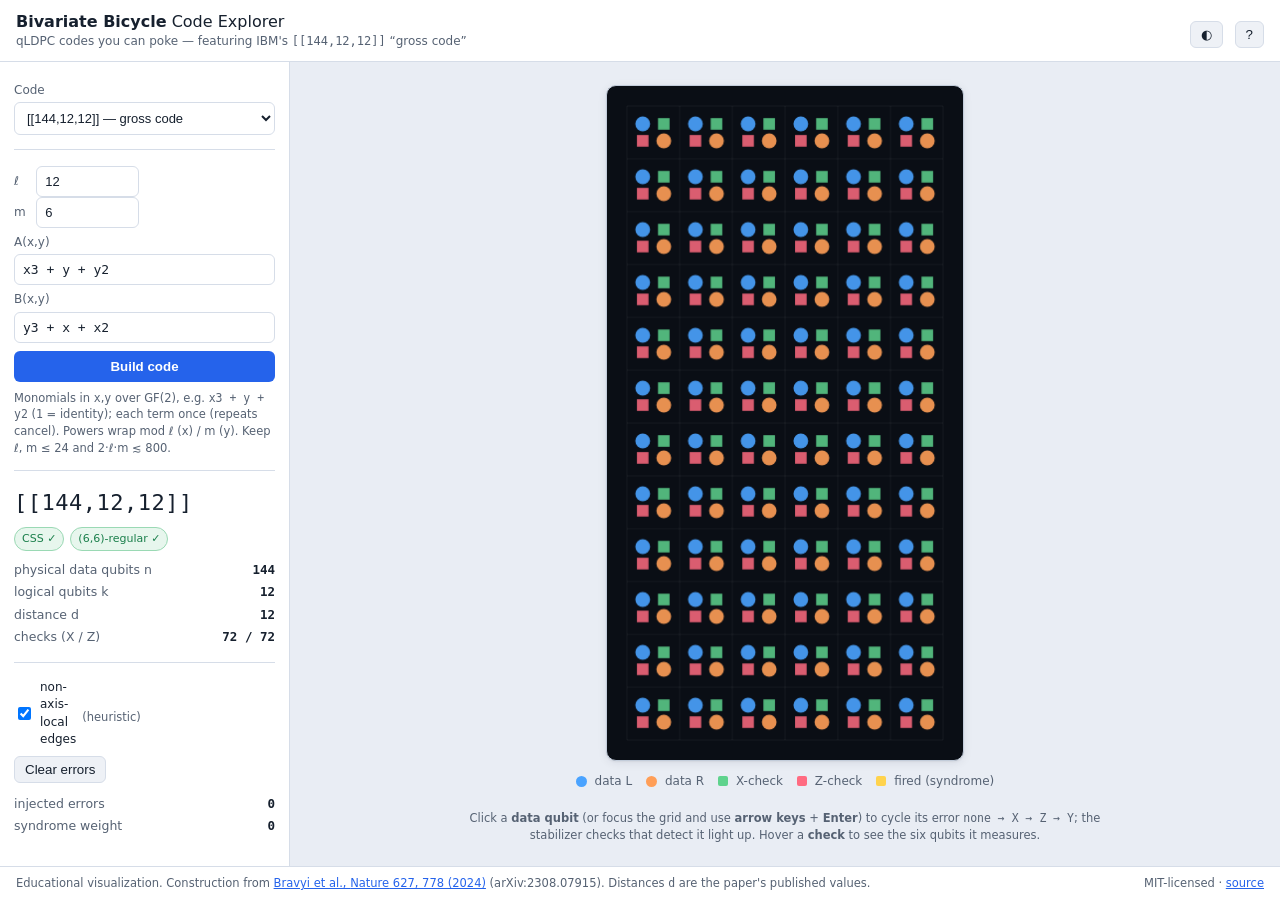
<file: index.html>
<!doctype html>
<html lang="en">
<head>
  <meta charset="utf-8" />
  <meta name="viewport" content="width=device-width, initial-scale=1" />
  <title>Bivariate Bicycle Code Explorer</title>
  <meta name="description" content="Interactive explorer for bivariate bicycle (qLDPC) quantum codes — including IBM's [[144,12,12]] gross code. Build a code from two polynomials, see its qubit layout, inject errors, watch the syndrome." />
  <link rel="icon" href="data:image/svg+xml,<svg xmlns='http://www.w3.org/2000/svg' viewBox='0 0 100 100'><text y='.9em' font-size='90'>⚛️</text></svg>" />
  <script>try{var t=localStorage.getItem('sciproj-theme');if(t==='light'||t==='dark')document.documentElement.dataset.theme=t;}catch(e){}</script>
  <link rel="stylesheet" href="css/style.css" />
</head>
<body>
  <header>
    <div class="titles">
      <span class="title"><b>Bivariate Bicycle</b> Code Explorer</span>
      <span class="subtitle">qLDPC codes you can poke — featuring IBM's <span class="mono">[[144,12,12]]</span> “gross code”</span>
    </div>
    <span class="spacer"></span>
    <button class="btn sm" id="btn-theme" title="Theme" aria-label="Theme: auto. Click to change.">◐</button>
    <button class="btn sm" id="btn-help" aria-label="What is this? Open help">?</button>
  </header>

  <div id="app">
    <aside id="panel">
      <section class="ctl">
        <label for="preset">Code</label>
        <select id="preset"></select>
      </section>

      <section class="ctl poly">
        <div class="row2"><label for="in-l">ℓ</label><input id="in-l" type="number" min="1" max="24" /></div>
        <div class="row2"><label for="in-m">m</label><input id="in-m" type="number" min="1" max="24" /></div>
        <label for="in-a">A(x,y)</label>
        <input id="in-a" type="text" spellcheck="false" placeholder="x3 + y + y2" />
        <label for="in-b">B(x,y)</label>
        <input id="in-b" type="text" spellcheck="false" placeholder="y3 + x + x2" />
        <button class="btn" id="btn-build">Build code</button>
        <p class="hint">Monomials in <span class="mono">x</span>,<span class="mono">y</span> over GF(2), e.g. <span class="mono">x3 + y + y2</span> (<span class="mono">1</span> = identity); each term once (repeats cancel). Powers wrap mod ℓ (x) / m (y). Keep ℓ, m ≤ 24 and 2·ℓ·m ≲ 800.</p>
      </section>

      <section class="readout">
        <div class="bignum" id="nkd">[[—,—,—]]</div>
        <div class="badges">
          <span class="badge" id="badge-css">CSS …</span>
          <span class="badge" id="badge-reg">(6,6)-regular …</span>
        </div>
        <div class="kv"><span>physical data qubits n</span><b id="rd-n">—</b></div>
        <div class="kv"><span>logical qubits k</span><b id="rd-k">—</b></div>
        <div class="kv"><span>distance d</span><b id="rd-d">—</b></div>
        <div class="kv"><span>checks (X / Z)</span><b id="rd-checks">—</b></div>
      </section>

      <section class="ctl">
        <div class="row2"><label class="cbx"><input type="checkbox" id="tg-long" checked /> non-axis-local edges <span class="hint">(heuristic)</span></label></div>
        <button class="btn sm" id="btn-clear">Clear errors</button>
        <div class="synbox">
          <div class="kv"><span>injected errors</span><b id="rd-err">0</b></div>
          <div class="kv"><span>syndrome weight</span><b id="rd-syn">0</b></div>
          <div id="syn-note" class="hint"></div>
        </div>
      </section>
    </aside>

    <main id="stage">
      <canvas id="cv" tabindex="0" role="application"
        aria-label="Quantum code qubit grid. Focus and use arrow keys to move between data qubits, Enter or Space to cycle its error (none, X, Z, Y), Delete to clear all errors."
        aria-describedby="howto"></canvas>
      <div id="live" class="sr-only" aria-live="polite"></div>
      <div id="legend">
        <span><i class="dot l"></i> data L</span>
        <span><i class="dot r"></i> data R</span>
        <span><i class="chk x"></i> X-check</span>
        <span><i class="chk z"></i> Z-check</span>
        <span class="fired"><i class="chk fired"></i> fired (syndrome)</span>
      </div>
      <div id="howto" class="hint">Click a <b>data qubit</b> (or focus the grid and use <b>arrow keys</b> + <b>Enter</b>) to cycle its error <span class="mono">none → X → Z → Y</span>; the stabilizer checks that detect it light up. Hover a <b>check</b> to see the six qubits it measures.</div>
    </main>
  </div>

  <footer>
    <span>Educational visualization. Construction from
      <a href="https://arxiv.org/abs/2308.07915" target="_blank" rel="noopener">Bravyi et al., <i>Nature</i> 627, 778 (2024)</a>
      (arXiv:2308.07915). Distances <span class="mono">d</span> are the paper's published values.</span>
    <span class="spacer"></span>
    <span>MIT-licensed · <a id="repo-link" href="https://github.com/asystemoffields/bb-code-explorer" target="_blank" rel="noopener">source</a></span>
  </footer>

  <div id="help-modal" class="modal hidden" role="dialog" aria-modal="true" aria-labelledby="help-title">
    <div class="modal-card">
      <button class="x" id="help-close" aria-label="Close help">×</button>
      <h2 id="help-title">Bivariate bicycle codes, by hand</h2>
      <p><b>Quantum LDPC codes</b> are the leading route to low-overhead fault-tolerant
        quantum computers. <b>Bivariate bicycle (BB)</b> codes — like IBM's
        <span class="mono">[[144,12,12]]</span> “gross code,” the centerpiece of its 2029
        roadmap — pack many logical qubits into few physical ones, but they're hard to
        picture because their checks reach across the chip.</p>
      <p>A BB code is built from two polynomials <span class="mono">A</span>,
        <span class="mono">B</span> in <span class="mono">x</span> and <span class="mono">y</span>
        (cyclic shifts on an ℓ×m torus). The parity checks are
        <span class="mono">H<sub>X</sub>=[A|B]</span> and
        <span class="mono">H<sub>Z</sub>=[Bᵀ|Aᵀ]</span>; there are
        <span class="mono">n=2ℓm</span> data qubits and
        <span class="mono">k=n−rank H<sub>X</sub>−rank H<sub>Z</sub></span> logical qubits.
        (The gross code uses 144 data qubits + 144 check ancillas = 288 physical qubits — not
        to be confused with the separate <span class="mono">[[288,12,18]]</span> code.)</p>
      <ul>
        <li>Each qubit is touched by exactly <b>6 checks</b> (3 X, 3 Z); each check measures <b>6 qubits</b>.</li>
        <li>An <b>X error</b> is caught by neighboring <b>Z-checks</b>; a <b>Z error</b> by <b>X-checks</b> (that's the syndrome).</li>
        <li>In the paper's optimized bi-planar layout each check has four short-range + two long-range
          edges. This explorer instead lays qubits on the raw ℓ×m torus, so the edge toggle uses a
          simpler “a single step along one axis = local” rule — it won't reproduce the paper's exact
          4+2 split (it's a visualization aid, not the paper's embedding).</li>
      </ul>
      <p class="hint" id="help-params">Everything is computed live in your browser over GF(2). Nothing is sent anywhere.</p>
    </div>
  </div>

  <script type="module" src="js/app.js"></script>
</body>
</html>
</file>
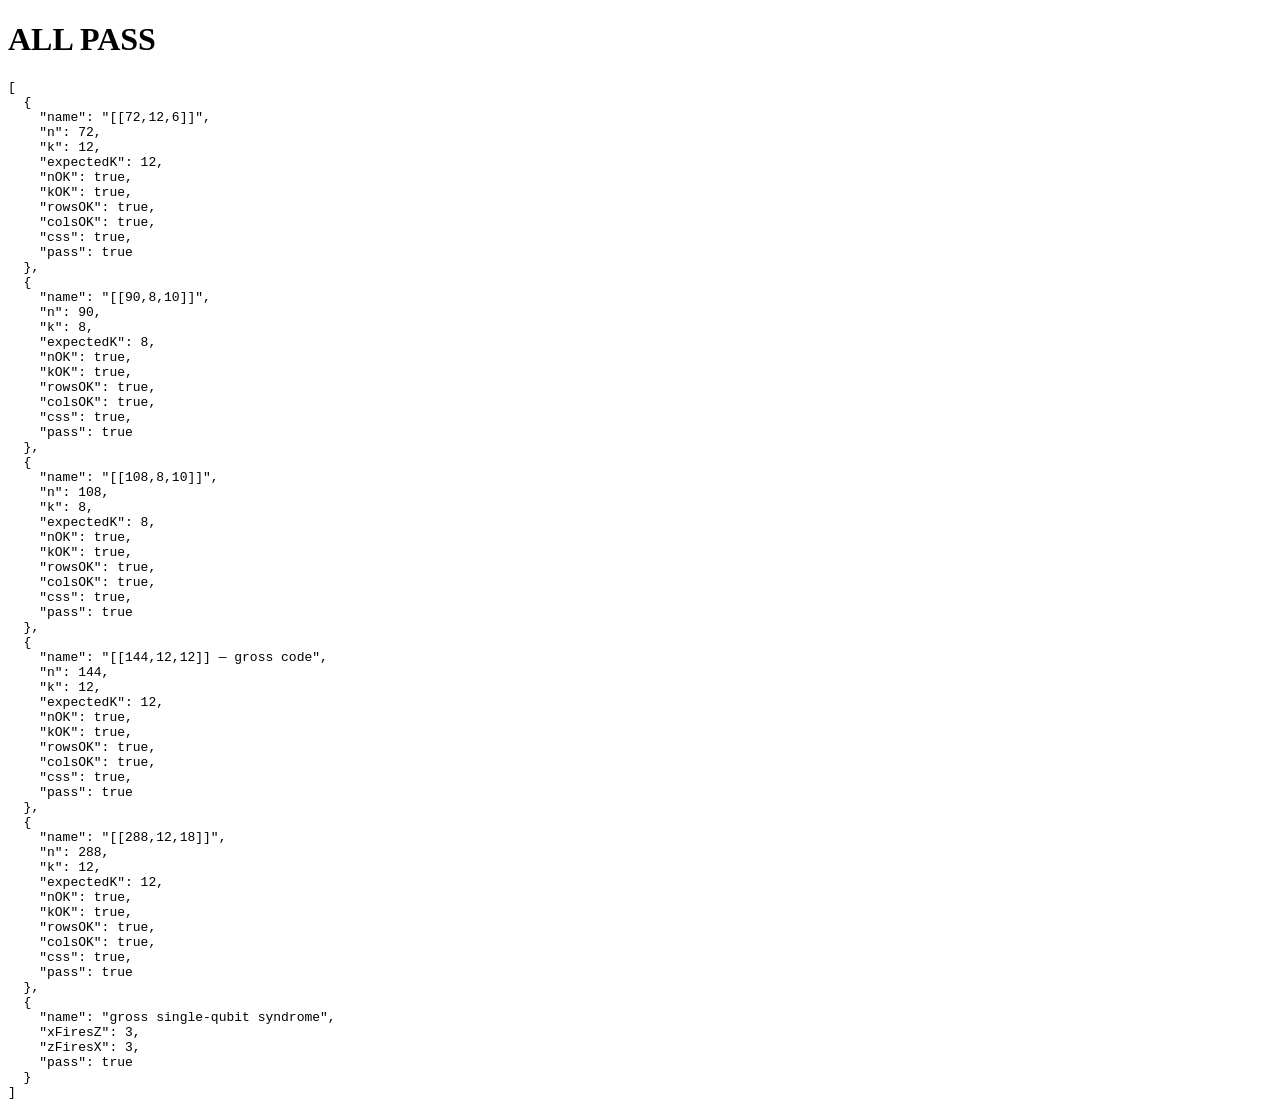
<file: test.html>
<!doctype html>
<html lang="en">
<head><meta charset="utf-8"><title>running…</title></head>
<body>
<h1 id="status">running…</h1>
<pre id="out"></pre>
<script type="module">
  import { runTests } from './js/bbcode.js';
  try {
    const res = runTests();
    window.__RESULT = res;
    document.title = res.allPass ? 'PASS' : 'FAIL';
    document.getElementById('status').textContent = res.allPass ? 'ALL PASS' : 'FAIL';
    document.getElementById('out').textContent = JSON.stringify(res.results, null, 2);
  } catch (e) {
    window.__RESULT = { error: String(e), stack: e && e.stack };
    document.title = 'ERROR';
    document.getElementById('status').textContent = 'ERROR';
    document.getElementById('out').textContent = String(e) + '\n' + (e && e.stack);
  }
</script>
</body>
</html>
</file>
<file: css/style.css>
/* ---- Theme tokens. Dark default; light via [data-theme="light"]; auto via prefers-color-scheme
   (manual choice wins). The qubit canvas stays a dark "stage" in both themes. ---- */
:root {
  --bg: #090c12; --panel: #141b27; --card: #1c2536; --field: #0d1422; --hover: #233048; --btn2: #232c3c;
  --ink: #e7ecf4; --dim: #9aa6b8; --line: #2b3650; --line2: #3a4862;
  --shadow: 0 1px 2px rgba(0,0,0,.45), 0 6px 18px rgba(0,0,0,.30);
  --on-accent: #0a0e16; --accent: #7aa2f7;
  --canvas: #0a0e15; /* dark visualization stage (both themes) */
  --l: #4aa3ff; --r: #ff9e57; --x: #5fd38d; --z: #ff6b81; --fired: #ffd34d;
  --good: #5fd38d; --bad: #ff6b81;
  --ok-bg: #102219; --ok-line: #1d4d33; --no-bg: #25121a; --no-line: #5c2230;
  font-synthesis: none;
}
:root[data-theme="light"] {
  --bg: #e9edf4; --panel: #ffffff; --card: #ffffff; --field: #ffffff; --hover: #eef2f8; --btn2: #eef1f6;
  --ink: #16202e; --dim: #566273; --line: #d6dde8; --line2: #c2ccda;
  --shadow: 0 1px 2px rgba(20,30,55,.06), 0 2px 10px rgba(20,30,55,.08);
  --on-accent: #ffffff; --accent: #2563eb;
  --good: #1a7f4b; --bad: #c0303f;
  --ok-bg: #e7f6ed; --ok-line: #9ad9b4; --no-bg: #fdeaec; --no-line: #f0b8be;
}
@media (prefers-color-scheme: light) {
  :root:not([data-theme="dark"]) {
    --bg: #e9edf4; --panel: #ffffff; --card: #ffffff; --field: #ffffff; --hover: #eef2f8; --btn2: #eef1f6;
    --ink: #16202e; --dim: #566273; --line: #d6dde8; --line2: #c2ccda;
    --shadow: 0 1px 2px rgba(20,30,55,.06), 0 2px 10px rgba(20,30,55,.08);
    --on-accent: #ffffff; --accent: #2563eb;
    --good: #1a7f4b; --bad: #c0303f;
    --ok-bg: #e7f6ed; --ok-line: #9ad9b4; --no-bg: #fdeaec; --no-line: #f0b8be;
  }
}

* { box-sizing: border-box; }
html, body { margin: 0; height: 100%; }
body {
  background: var(--bg); color: var(--ink); display: flex; flex-direction: column; height: 100vh;
  font: 14px/1.45 system-ui, -apple-system, "Segoe UI", Roboto, sans-serif;
}
.mono { font-family: ui-monospace, "Cascadia Code", Menlo, Consolas, monospace; }
a { color: var(--accent); }
.spacer { flex: 1; }

header {
  display: flex; align-items: center; gap: 12px; padding: 10px 16px;
  border-bottom: 1px solid var(--line); background: var(--panel);
}
.titles { display: flex; flex-direction: column; }
.title { font-size: 16px; } .title b { color: var(--ink); }
.subtitle { color: var(--dim); font-size: 12px; }

#app { flex: 1; display: flex; min-height: 0; }

#panel {
  width: 290px; flex: 0 0 290px; padding: 14px; overflow-y: auto;
  border-right: 1px solid var(--line); background: var(--panel);
}
section { margin-bottom: 16px; padding-bottom: 14px; border-bottom: 1px solid var(--line); }
section:last-child { border-bottom: 0; }
label { display: block; color: var(--dim); font-size: 12px; margin: 6px 0 3px; }
select, input[type=text], input[type=number] {
  width: 100%; background: var(--field); color: var(--ink); border: 1px solid var(--line);
  border-radius: 6px; padding: 7px 8px; font-size: 13px;
}
input.mono, #in-a, #in-b { font-family: ui-monospace, Menlo, Consolas, monospace; }
.row2 { display: flex; align-items: center; gap: 8px; }
.row2 label { margin: 0; width: 18px; }
.poly .row2 { display: inline-flex; width: 48%; }
.poly .row2:first-of-type { margin-right: 4%; }
.cbx { display: flex; align-items: center; gap: 6px; color: var(--ink); width: auto; }
.cbx input { width: auto; }

.btn {
  width: 100%; margin-top: 8px; background: var(--accent); color: var(--on-accent); border: 0;
  border-radius: 6px; padding: 8px 10px; font-weight: 600; cursor: pointer;
}
.btn:hover { filter: brightness(1.08); }
.btn.sm { width: auto; padding: 5px 10px; background: var(--btn2); color: var(--ink); border: 1px solid var(--line); font-weight: 500; }
.hint { color: var(--dim); font-size: 11.5px; margin: 8px 0 0; }

.readout .bignum { font-family: ui-monospace, Menlo, monospace; font-size: 22px; color: var(--ink); letter-spacing: .5px; }
.badges { display: flex; gap: 6px; margin: 8px 0; flex-wrap: wrap; }
.badge { font-size: 11px; padding: 3px 7px; border-radius: 999px; background: var(--btn2); border: 1px solid var(--line); color: var(--dim); }
.badge.ok { color: var(--good); border-color: var(--ok-line); background: var(--ok-bg); }
.badge.no { color: var(--bad); border-color: var(--no-line); background: var(--no-bg); }
.kv { display: flex; justify-content: space-between; font-size: 12.5px; padding: 2px 0; color: var(--dim); }
.kv b { color: var(--ink); font-family: ui-monospace, monospace; }
.synbox { margin-top: 10px; }

#stage { flex: 1; min-width: 0; position: relative; display: flex; flex-direction: column; align-items: center; justify-content: center; padding: 16px; gap: 12px; overflow: auto; }
#cv { background: var(--canvas); border: 1px solid var(--line2); border-radius: 10px; touch-action: none; box-shadow: var(--shadow); }
#legend { display: flex; gap: 14px; flex-wrap: wrap; font-size: 12px; color: var(--dim); }
#legend i { display: inline-block; vertical-align: middle; margin-right: 4px; }
.dot { width: 11px; height: 11px; border-radius: 50%; }
.dot.l { background: var(--l); } .dot.r { background: var(--r); }
.chk { width: 10px; height: 10px; border-radius: 2px; }
.chk.x { background: var(--x); } .chk.z { background: var(--z); } .chk.fired { background: var(--fired); }
#howto { max-width: 640px; text-align: center; }

footer { display: flex; gap: 12px; padding: 8px 16px; border-top: 1px solid var(--line); background: var(--panel); color: var(--dim); font-size: 11.5px; }

.modal { position: fixed; inset: 0; background: rgba(0,0,0,.6); display: flex; align-items: center; justify-content: center; z-index: 20; }
.modal.hidden { display: none; }
.modal-card { position: relative; max-width: 560px; max-height: 84vh; overflow-y: auto; background: var(--card); border: 1px solid var(--line2); border-radius: 12px; padding: 22px 26px; box-shadow: var(--shadow); }
.modal-card h2 { margin: 0 0 12px; }
.modal-card .x { position: absolute; top: 10px; right: 14px; background: none; border: 0; color: var(--dim); font-size: 22px; cursor: pointer; }
.modal-card ul { padding-left: 18px; } .modal-card li { margin: 5px 0; }

.hint.err { color: var(--bad); }
:focus-visible { outline: 2px solid var(--accent); outline-offset: 2px; border-radius: 4px; }
#cv:focus-visible { outline: 2px solid var(--accent); outline-offset: 2px; }
.sr-only { position: absolute; width: 1px; height: 1px; padding: 0; margin: -1px; overflow: hidden; clip: rect(0 0 0 0); white-space: nowrap; border: 0; }

@media (max-width: 760px) {
  #app { flex-direction: column; }
  #panel { width: auto; flex: 0 0 auto; max-height: 46vh; border-right: 0; border-bottom: 1px solid var(--line); }
  #stage { padding: 10px; }
}
</file>
